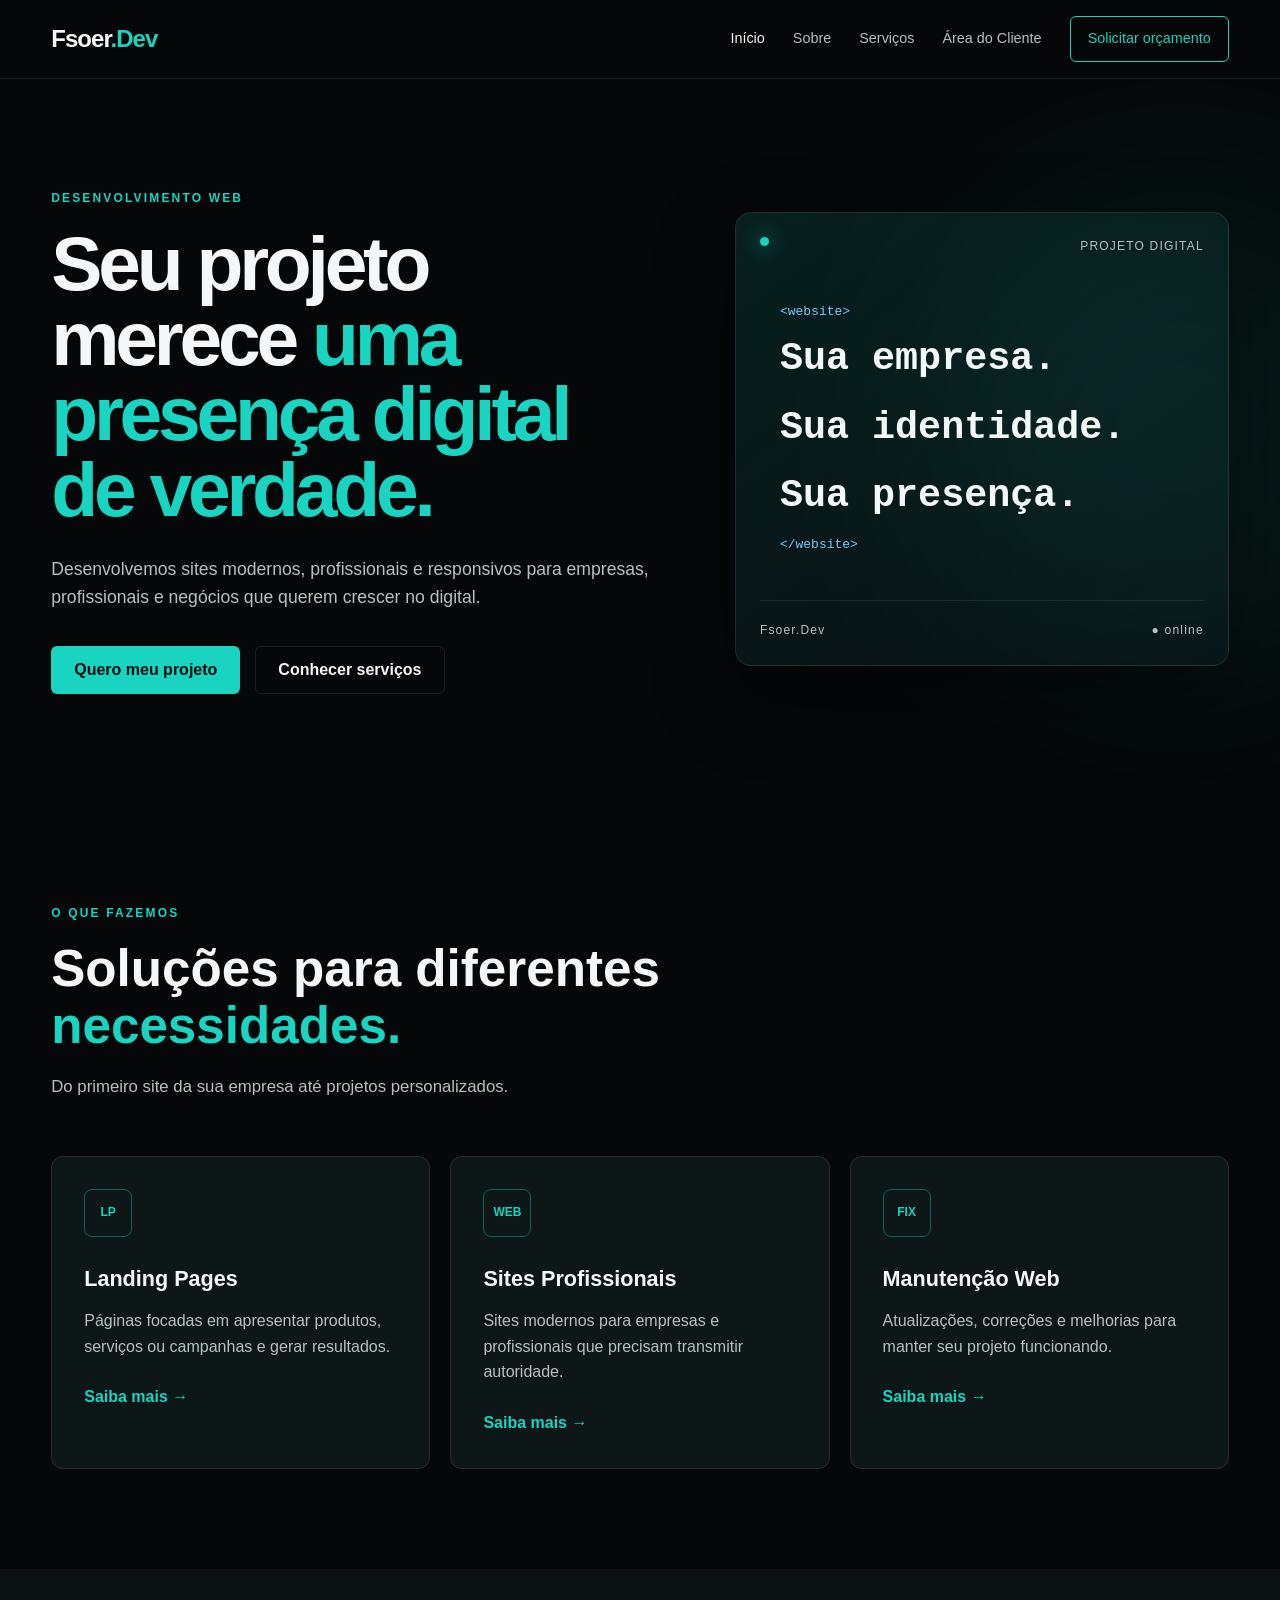
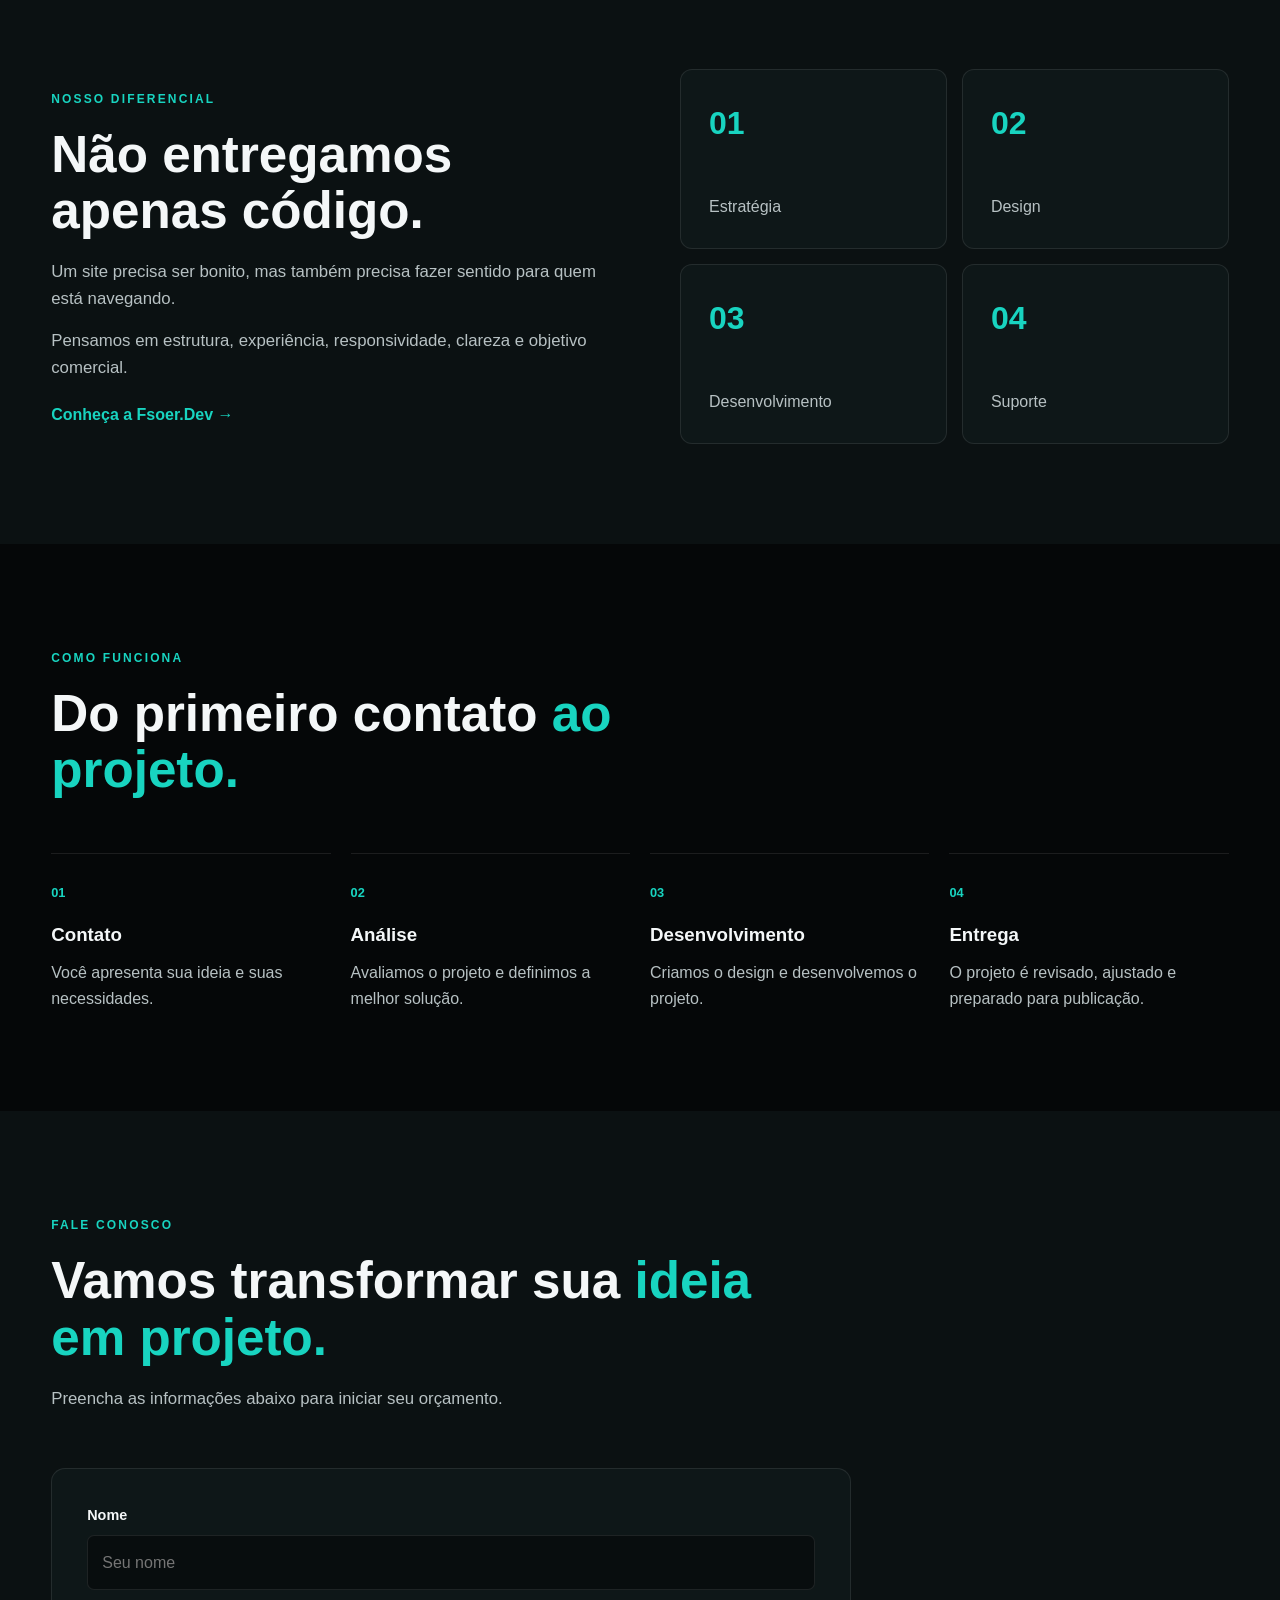
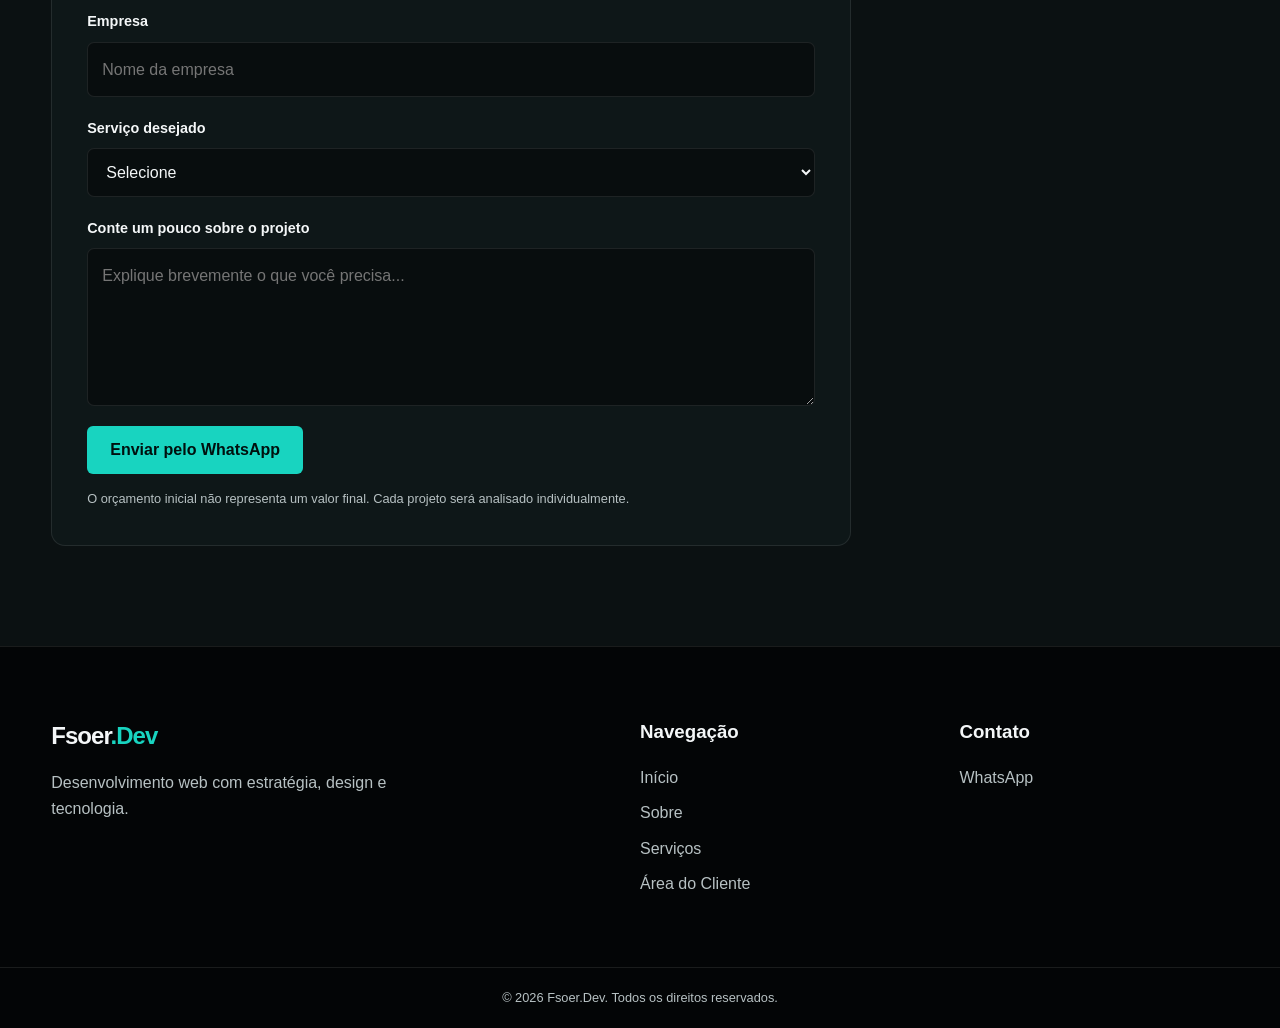
<file: index.html>
<!DOCTYPE html>
<html lang="pt-BR">

<head>

    <meta charset="UTF-8">

    <meta name="viewport" content="width=device-width, initial-scale=1.0">

    <meta name="description" content="Fsoer.Dev - Desenvolvimento de landing pages, sites institucionais, sites profissionais e manutenção web.">

    <title>Fsoer.Dev | Desenvolvimento Web</title>

    <link rel="stylesheet" href="css/style.css">

</head>

<body>

    <a class="skip-link" href="#conteudo">
        Pular para o conteúdo
    </a>

    <header class="header">

        <div class="container nav-container">

            <a href="index.html" class="logo">
                Fsoer<span>.Dev</span>
            </a>

            <button
                class="menu-toggle"
                aria-label="Abrir menu"
                aria-expanded="false"
                aria-controls="menu"
            >
                ☰
            </button>

            <nav class="nav" id="menu">

                <a href="index.html" class="active">Início</a>

                <a href="sobre.html">Sobre</a>

                <a href="servicos.html">Serviços</a>

                <a href="cliente.html">Área do Cliente</a>

                <a href="#orcamento" class="nav-button">
                    Solicitar orçamento
                </a>

            </nav>

        </div>

    </header>


    <main id="conteudo">

        <!-- HERO -->

        <section class="hero">

            <div class="hero-glow"></div>

            <div class="container hero-content">

                <div class="hero-text reveal">

                    <span class="eyebrow">
                        DESENVOLVIMENTO WEB
                    </span>

                    <h1>
                        Seu projeto merece
                        <span>uma presença digital de verdade.</span>
                    </h1>

                    <p>
                        Desenvolvemos sites modernos, profissionais e
                        responsivos para empresas, profissionais e
                        negócios que querem crescer no digital.
                    </p>

                    <div class="hero-buttons">

                        <a href="#orcamento" class="btn btn-primary">
                            Quero meu projeto
                        </a>

                        <a href="servicos.html" class="btn btn-secondary">
                            Conhecer serviços
                        </a>

                    </div>

                </div>


                <div class="hero-card reveal">

                    <div class="hero-card-top">

                        <span class="status-dot"></span>

                        <span>PROJETO DIGITAL</span>

                    </div>

                    <div class="code-window">

                        <span>&lt;website&gt;</span>

                        <strong>
                            Sua empresa.
                        </strong>

                        <strong>
                            Sua identidade.
                        </strong>

                        <strong>
                            Sua presença.
                        </strong>

                        <span>&lt;/website&gt;</span>

                    </div>

                    <div class="hero-card-footer">

                        <span>Fsoer.Dev</span>

                        <span>● online</span>

                    </div>

                </div>

            </div>

        </section>


        <!-- SERVIÇOS RESUMIDOS -->

        <section class="section">

            <div class="container">

                <div class="section-heading reveal">

                    <span class="eyebrow">
                        O QUE FAZEMOS
                    </span>

                    <h2>
                        Soluções para diferentes
                        <span>necessidades.</span>
                    </h2>

                    <p>
                        Do primeiro site da sua empresa até projetos
                        personalizados.
                    </p>

                </div>


                <div class="cards-grid">

                    <article class="service-card reveal">

                        <div class="card-icon">
                            LP
                        </div>

                        <h3>Landing Pages</h3>

                        <p>
                            Páginas focadas em apresentar produtos,
                            serviços ou campanhas e gerar resultados.
                        </p>

                        <a href="servicos.html">
                            Saiba mais →
                        </a>

                    </article>


                    <article class="service-card reveal">

                        <div class="card-icon">
                            WEB
                        </div>

                        <h3>Sites Profissionais</h3>

                        <p>
                            Sites modernos para empresas e profissionais
                            que precisam transmitir autoridade.
                        </p>

                        <a href="servicos.html">
                            Saiba mais →
                        </a>

                    </article>


                    <article class="service-card reveal">

                        <div class="card-icon">
                            FIX
                        </div>

                        <h3>Manutenção Web</h3>

                        <p>
                            Atualizações, correções e melhorias para
                            manter seu projeto funcionando.
                        </p>

                        <a href="servicos.html">
                            Saiba mais →
                        </a>

                    </article>

                </div>

            </div>

        </section>


        <!-- DIFERENCIAL -->

        <section class="section section-dark">

            <div class="container split-section">

                <div class="split-content reveal">

                    <span class="eyebrow">
                        NOSSO DIFERENCIAL
                    </span>

                    <h2>
                        Não entregamos apenas código.
                    </h2>

                    <p>
                        Um site precisa ser bonito, mas também precisa
                        fazer sentido para quem está navegando.
                    </p>

                    <p>
                        Pensamos em estrutura, experiência, responsividade,
                        clareza e objetivo comercial.
                    </p>

                    <a href="sobre.html" class="text-link">
                        Conheça a Fsoer.Dev →
                    </a>

                </div>


                <div class="stats-grid reveal">

                    <div class="stat-card">

                        <strong>01</strong>

                        <span>
                            Estratégia
                        </span>

                    </div>

                    <div class="stat-card">

                        <strong>02</strong>

                        <span>
                            Design
                        </span>

                    </div>

                    <div class="stat-card">

                        <strong>03</strong>

                        <span>
                            Desenvolvimento
                        </span>

                    </div>

                    <div class="stat-card">

                        <strong>04</strong>

                        <span>
                            Suporte
                        </span>

                    </div>

                </div>

            </div>

        </section>


        <!-- PROCESSO -->

        <section class="section">

            <div class="container">

                <div class="section-heading reveal">

                    <span class="eyebrow">
                        COMO FUNCIONA
                    </span>

                    <h2>
                        Do primeiro contato
                        <span>ao projeto.</span>
                    </h2>

                </div>


                <div class="process-grid">

                    <div class="process-item reveal">

                        <span>01</span>

                        <h3>Contato</h3>

                        <p>
                            Você apresenta sua ideia e suas necessidades.
                        </p>

                    </div>


                    <div class="process-item reveal">

                        <span>02</span>

                        <h3>Análise</h3>

                        <p>
                            Avaliamos o projeto e definimos a melhor solução.
                        </p>

                    </div>


                    <div class="process-item reveal">

                        <span>03</span>

                        <h3>Desenvolvimento</h3>

                        <p>
                            Criamos o design e desenvolvemos o projeto.
                        </p>

                    </div>


                    <div class="process-item reveal">

                        <span>04</span>

                        <h3>Entrega</h3>

                        <p>
                            O projeto é revisado, ajustado e preparado para publicação.
                        </p>

                    </div>

                </div>

            </div>

        </section>


        <!-- ORÇAMENTO -->

        <section class="section section-dark" id="orcamento">

            <div class="container">

                <div class="section-heading reveal">

                    <span class="eyebrow">
                        FALE CONOSCO
                    </span>

                    <h2>
                        Vamos transformar sua
                        <span>ideia em projeto.</span>
                    </h2>

                    <p>
                        Preencha as informações abaixo para iniciar
                        seu orçamento.
                    </p>

                </div>


                <form id="orcamento-form" class="budget-form reveal">

                    <div class="form-group">

                        <label for="nome">
                            Nome
                        </label>

                        <input
                            type="text"
                            id="nome"
                            name="nome"
                            placeholder="Seu nome"
                            required
                        >

                    </div>


                    <div class="form-group">

                        <label for="empresa">
                            Empresa
                        </label>

                        <input
                            type="text"
                            id="empresa"
                            name="empresa"
                            placeholder="Nome da empresa"
                        >

                    </div>


                    <div class="form-group">

                        <label for="servico">
                            Serviço desejado
                        </label>

                        <select id="servico" name="servico" required>

                            <option value="">
                                Selecione
                            </option>

                            <option value="Landing Page">
                                Landing Page
                            </option>

                            <option value="Site Institucional">
                                Site Institucional
                            </option>

                            <option value="Site Profissional">
                                Site Profissional
                            </option>

                            <option value="Manutenção Web">
                                Manutenção Web
                            </option>

                            <option value="Projeto Personalizado">
                                Projeto Personalizado
                            </option>

                        </select>

                    </div>


                    <div class="form-group">

                        <label for="descricao">
                            Conte um pouco sobre o projeto
                        </label>

                        <textarea
                            id="descricao"
                            name="descricao"
                            rows="5"
                            placeholder="Explique brevemente o que você precisa..."
                            required
                        ></textarea>

                    </div>


                    <button type="submit" class="btn btn-primary">
                        Enviar pelo WhatsApp
                    </button>

                    <p class="form-note">
                        O orçamento inicial não representa um valor final.
                        Cada projeto será analisado individualmente.
                    </p>

                </form>

            </div>

        </section>

    </main>


    <footer class="footer">

        <div class="container footer-grid">

            <div>

                <a href="index.html" class="logo">
                    Fsoer<span>.Dev</span>
                </a>

                <p>
                    Desenvolvimento web com estratégia,
                    design e tecnologia.
                </p>

            </div>


            <div>

                <h3>Navegação</h3>

                <a href="index.html">
                    Início
                </a>

                <a href="sobre.html">
                    Sobre
                </a>

                <a href="servicos.html">
                    Serviços
                </a>

                <a href="cliente.html">
                    Área do Cliente
                </a>

            </div>


            <div>

                <h3>Contato</h3>

                <a
                    href="https://wa.me/5527992629326"
                    target="_blank"
                    rel="noopener noreferrer"
                >
                    WhatsApp
                </a>

            </div>

        </div>


        <div class="footer-bottom">

            <p>
                © 2026 Fsoer.Dev. Todos os direitos reservados.
            </p>

        </div>

    </footer>


    <script src="js/script.js"></script>

</body>

</html>
</file>
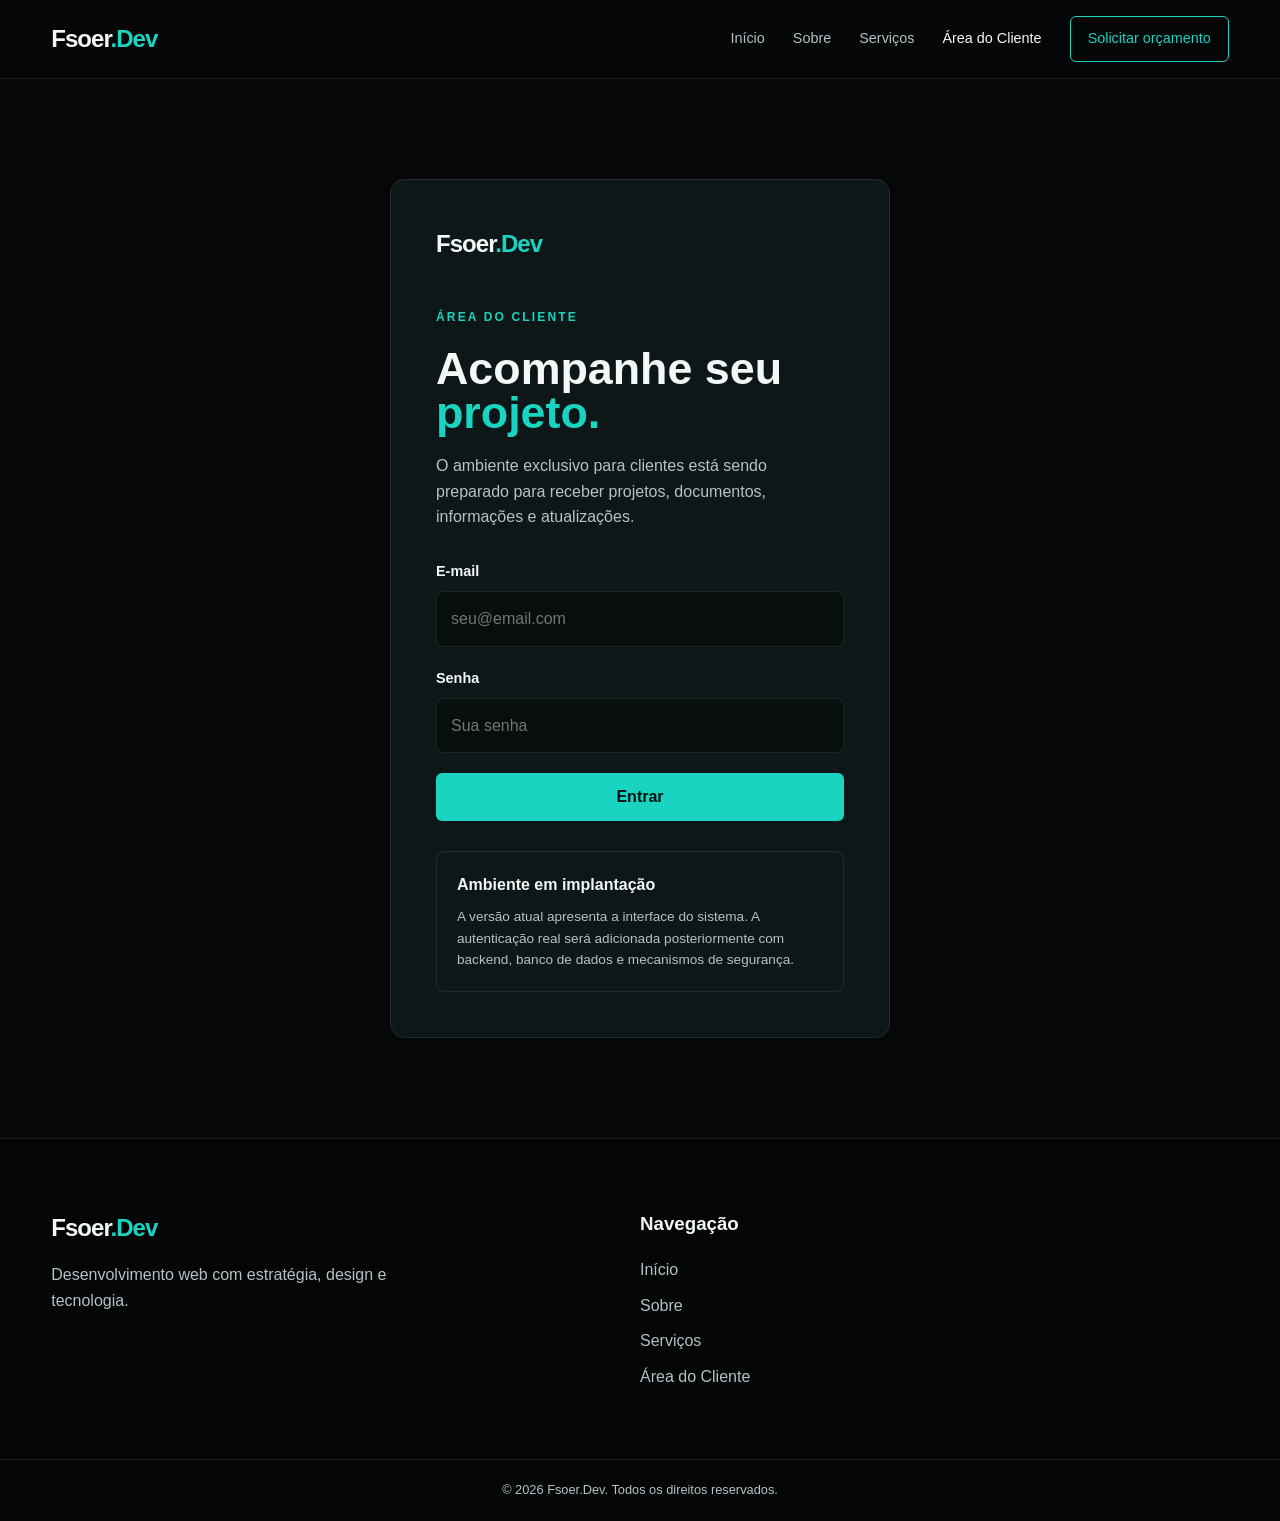
<file: cliente.html>
<!DOCTYPE html>
<html lang="pt-BR">

<head>

    <meta charset="UTF-8">

    <meta name="viewport" content="width=device-width, initial-scale=1.0">

    <meta name="description" content="Área do Cliente Fsoer.Dev.">

    <title>Área do Cliente | Fsoer.Dev</title>

    <link rel="stylesheet" href="css/style.css">

</head>

<body>

<a class="skip-link" href="#conteudo">
    Pular para o conteúdo
</a>

<header class="header">

    <div class="container nav-container">

        <a href="index.html" class="logo">
            Fsoer<span>.Dev</span>
        </a>

        <button
            class="menu-toggle"
            aria-label="Abrir menu"
            aria-expanded="false"
            aria-controls="menu"
        >
            ☰
        </button>

        <nav class="nav" id="menu">

            <a href="index.html">
                Início
            </a>

            <a href="sobre.html">
                Sobre
            </a>

            <a href="servicos.html">
                Serviços
            </a>

            <a href="cliente.html" class="active">
                Área do Cliente
            </a>

            <a href="index.html#orcamento" class="nav-button">
                Solicitar orçamento
            </a>

        </nav>

    </div>

</header>


<main id="conteudo">

    <section class="client-page">

        <div class="client-box reveal">

            <div class="client-logo">

                <a href="index.html" class="logo">
                    Fsoer<span>.Dev</span>
                </a>

            </div>

            <span class="eyebrow">
                ÁREA DO CLIENTE
            </span>

            <h1>
                Acompanhe seu
                <span>projeto.</span>
            </h1>

            <p>
                O ambiente exclusivo para clientes está sendo
                preparado para receber projetos, documentos,
                informações e atualizações.
            </p>


            <form id="login-form">

                <div class="form-group">

                    <label for="email">
                        E-mail
                    </label>

                    <input
                        type="email"
                        id="email"
                        placeholder="seu@email.com"
                        required
                    >

                </div>


                <div class="form-group">

                    <label for="senha">
                        Senha
                    </label>

                    <input
                        type="password"
                        id="senha"
                        placeholder="Sua senha"
                        required
                    >

                </div>


                <button type="submit" class="btn btn-primary">
                    Entrar
                </button>

            </form>


            <p id="login-message" class="login-message"></p>


            <div class="client-notice">

                <strong>
                    Ambiente em implantação
                </strong>

                <p>
                    A versão atual apresenta a interface do sistema.
                    A autenticação real será adicionada posteriormente
                    com backend, banco de dados e mecanismos de segurança.
                </p>

            </div>

        </div>

    </section>

</main>


<footer class="footer">

    <div class="container footer-grid">

        <div>

            <a href="index.html" class="logo">
                Fsoer<span>.Dev</span>
            </a>

            <p>
                Desenvolvimento web com estratégia,
                design e tecnologia.
            </p>

        </div>

        <div>

            <h3>Navegação</h3>

            <a href="index.html">
                Início
            </a>

            <a href="sobre.html">
                Sobre
            </a>

            <a href="servicos.html">
                Serviços
            </a>

            <a href="cliente.html">
                Área do Cliente
            </a>

        </div>

    </div>

    <div class="footer-bottom">

        <p>
            © 2026 Fsoer.Dev. Todos os direitos reservados.
        </p>

    </div>

</footer>


<script src="js/script.js"></script>

</body>

</html>
</file>
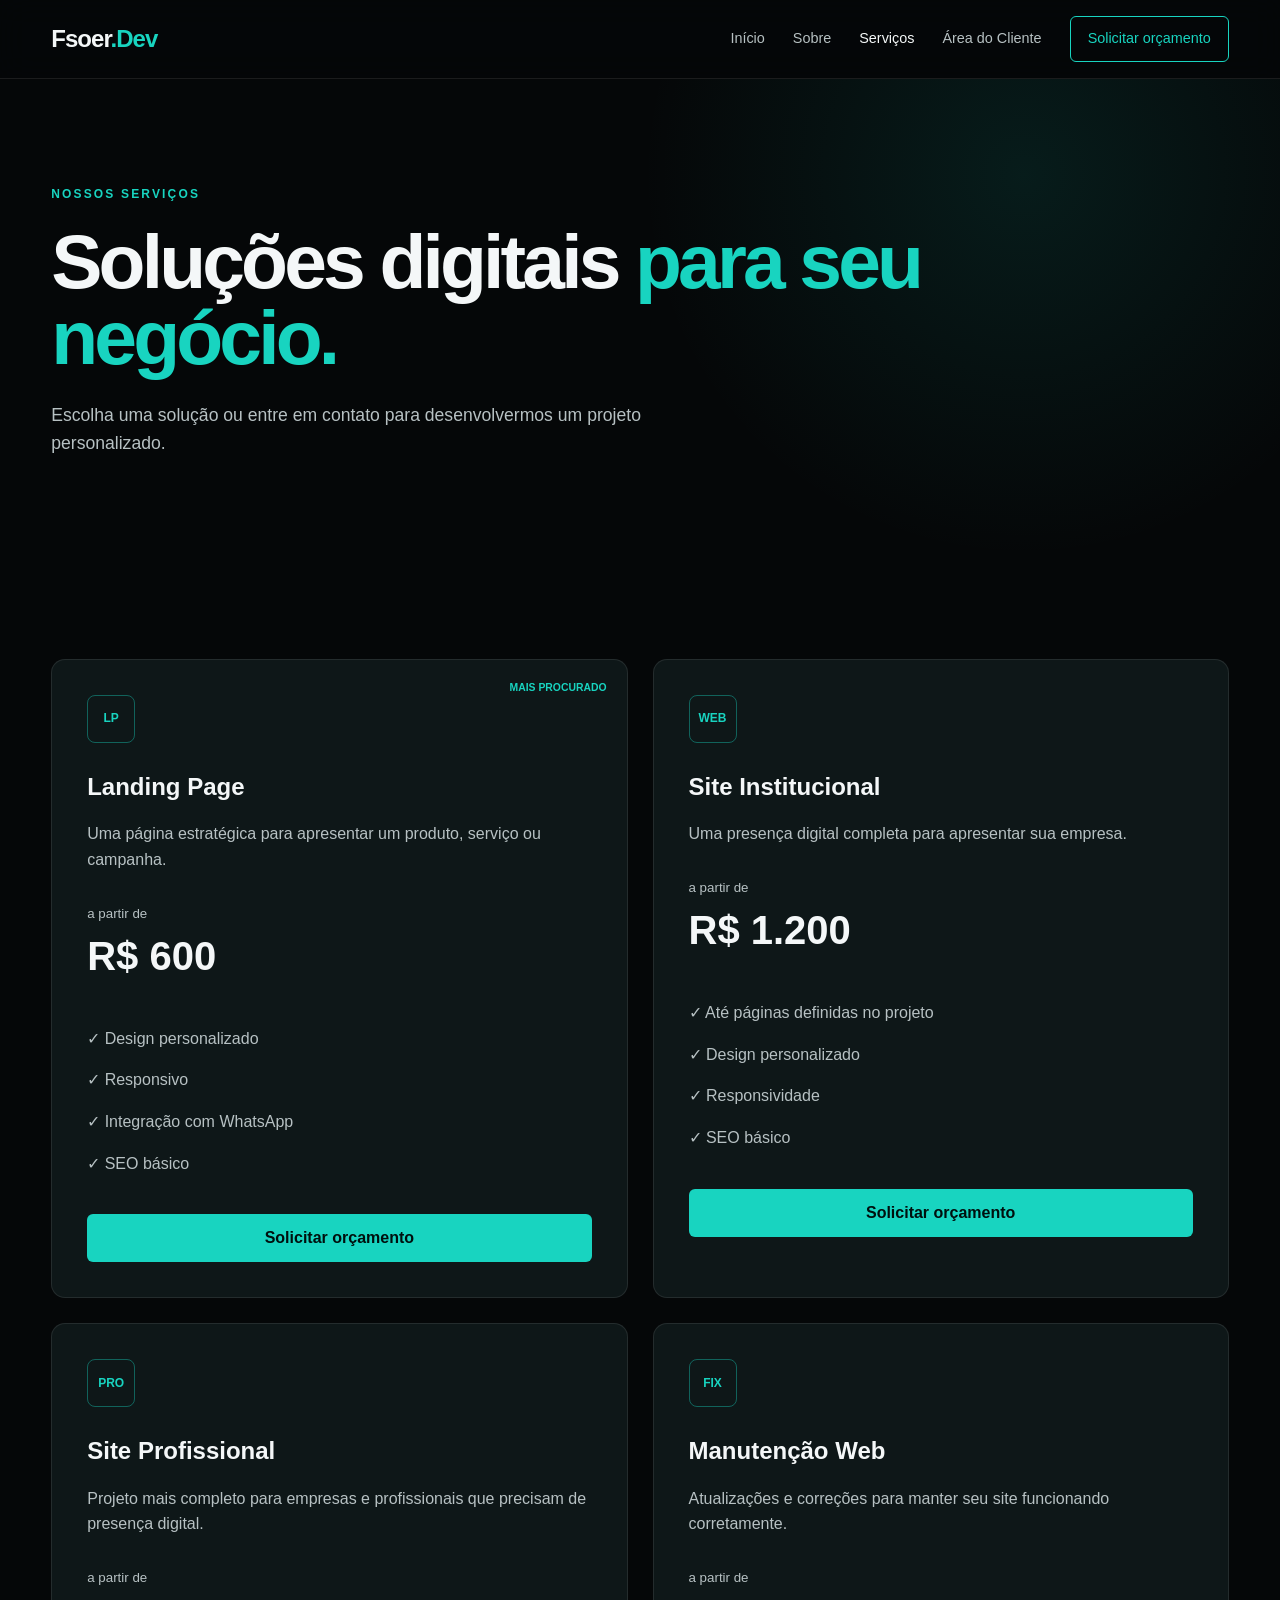
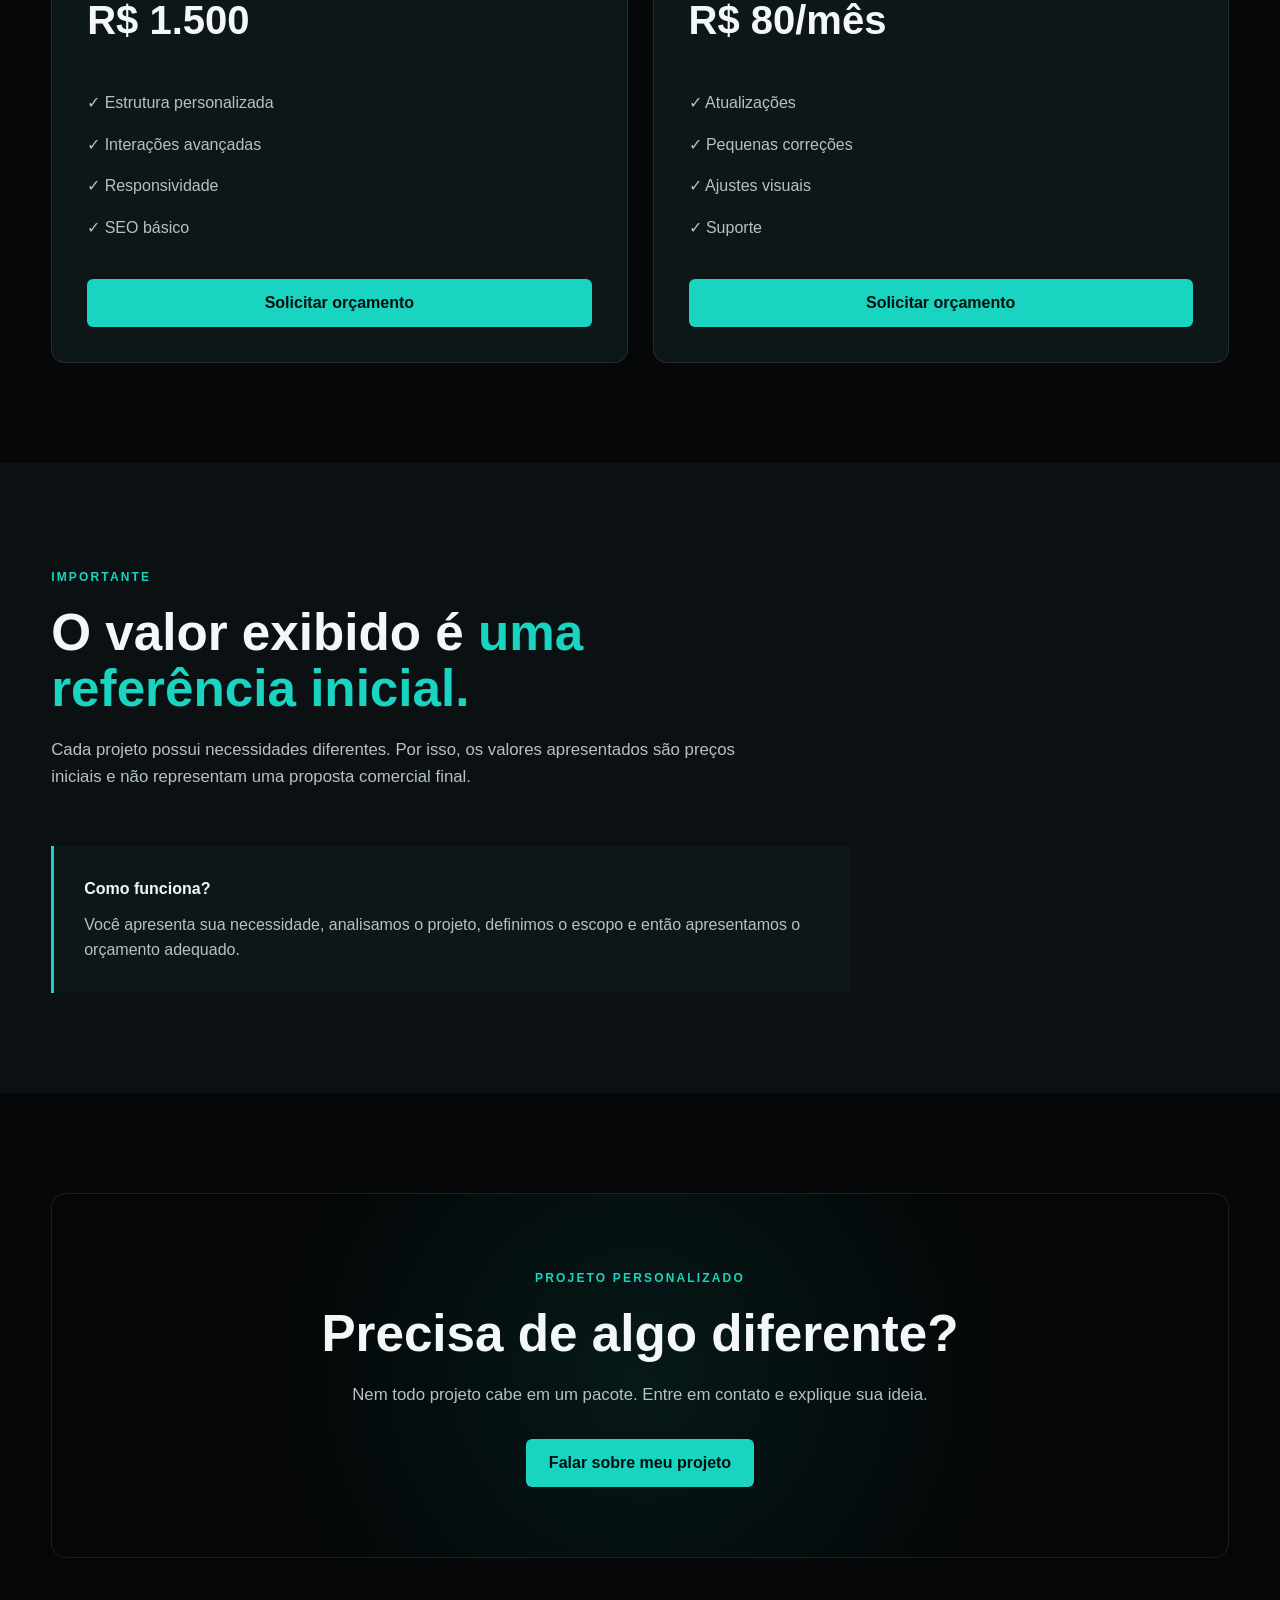
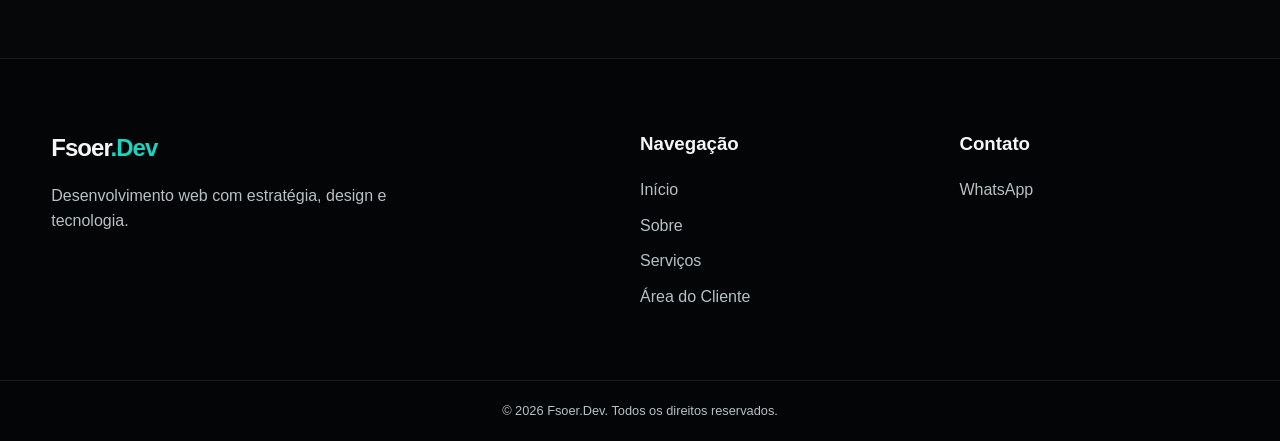
<file: servicos.html>
<!DOCTYPE html>
<html lang="pt-BR">

<head>

    <meta charset="UTF-8">

    <meta name="viewport" content="width=device-width, initial-scale=1.0">

    <meta name="description" content="Conheça os serviços de desenvolvimento web da Fsoer.Dev.">

    <title>Serviços | Fsoer.Dev</title>

    <link rel="stylesheet" href="css/style.css">

</head>

<body>

<a class="skip-link" href="#conteudo">
    Pular para o conteúdo
</a>

<header class="header">

    <div class="container nav-container">

        <a href="index.html" class="logo">
            Fsoer<span>.Dev</span>
        </a>

        <button
            class="menu-toggle"
            aria-label="Abrir menu"
            aria-expanded="false"
            aria-controls="menu"
        >
            ☰
        </button>

        <nav class="nav" id="menu">

            <a href="index.html">
                Início
            </a>

            <a href="sobre.html">
                Sobre
            </a>

            <a href="servicos.html" class="active">
                Serviços
            </a>

            <a href="cliente.html">
                Área do Cliente
            </a>

            <a href="index.html#orcamento" class="nav-button">
                Solicitar orçamento
            </a>

        </nav>

    </div>

</header>


<main id="conteudo">

    <section class="page-hero">

        <div class="container reveal">

            <span class="eyebrow">
                NOSSOS SERVIÇOS
            </span>

            <h1>
                Soluções digitais
                <span>para seu negócio.</span>
            </h1>

            <p>
                Escolha uma solução ou entre em contato para
                desenvolvermos um projeto personalizado.
            </p>

        </div>

    </section>


    <section class="section">

        <div class="container">

            <div class="pricing-grid">


                <article class="pricing-card reveal">

                    <span class="pricing-tag">
                        MAIS PROCURADO
                    </span>

                    <div class="card-icon">
                        LP
                    </div>

                    <h2>
                        Landing Page
                    </h2>

                    <p>
                        Uma página estratégica para apresentar
                        um produto, serviço ou campanha.
                    </p>

                    <div class="price">

                        <small>
                            a partir de
                        </small>

                        <strong>
                            R$ 600
                        </strong>

                    </div>

                    <ul>

                        <li>
                            ✓ Design personalizado
                        </li>

                        <li>
                            ✓ Responsivo
                        </li>

                        <li>
                            ✓ Integração com WhatsApp
                        </li>

                        <li>
                            ✓ SEO básico
                        </li>

                    </ul>

                    <a href="index.html#orcamento" class="btn btn-primary">
                        Solicitar orçamento
                    </a>

                </article>


                <article class="pricing-card reveal">

                    <div class="card-icon">
                        WEB
                    </div>

                    <h2>
                        Site Institucional
                    </h2>

                    <p>
                        Uma presença digital completa para
                        apresentar sua empresa.
                    </p>

                    <div class="price">

                        <small>
                            a partir de
                        </small>

                        <strong>
                            R$ 1.200
                        </strong>

                    </div>

                    <ul>

                        <li>
                            ✓ Até páginas definidas no projeto
                        </li>

                        <li>
                            ✓ Design personalizado
                        </li>

                        <li>
                            ✓ Responsividade
                        </li>

                        <li>
                            ✓ SEO básico
                        </li>

                    </ul>

                    <a href="index.html#orcamento" class="btn btn-primary">
                        Solicitar orçamento
                    </a>

                </article>


                <article class="pricing-card reveal">

                    <div class="card-icon">
                        PRO
                    </div>

                    <h2>
                        Site Profissional
                    </h2>

                    <p>
                        Projeto mais completo para empresas e
                        profissionais que precisam de presença digital.
                    </p>

                    <div class="price">

                        <small>
                            a partir de
                        </small>

                        <strong>
                            R$ 1.500
                        </strong>

                    </div>

                    <ul>

                        <li>
                            ✓ Estrutura personalizada
                        </li>

                        <li>
                            ✓ Interações avançadas
                        </li>

                        <li>
                            ✓ Responsividade
                        </li>

                        <li>
                            ✓ SEO básico
                        </li>

                    </ul>

                    <a href="index.html#orcamento" class="btn btn-primary">
                        Solicitar orçamento
                    </a>

                </article>


                <article class="pricing-card reveal">

                    <div class="card-icon">
                        FIX
                    </div>

                    <h2>
                        Manutenção Web
                    </h2>

                    <p>
                        Atualizações e correções para manter
                        seu site funcionando corretamente.
                    </p>

                    <div class="price">

                        <small>
                            a partir de
                        </small>

                        <strong>
                            R$ 80/mês
                        </strong>

                    </div>

                    <ul>

                        <li>
                            ✓ Atualizações
                        </li>

                        <li>
                            ✓ Pequenas correções
                        </li>

                        <li>
                            ✓ Ajustes visuais
                        </li>

                        <li>
                            ✓ Suporte
                        </li>

                    </ul>

                    <a href="index.html#orcamento" class="btn btn-primary">
                        Solicitar orçamento
                    </a>

                </article>

            </div>

        </div>

    </section>


    <section class="section section-dark">

        <div class="container">

            <div class="section-heading reveal">

                <span class="eyebrow">
                    IMPORTANTE
                </span>

                <h2>
                    O valor exibido é
                    <span>uma referência inicial.</span>
                </h2>

                <p>
                    Cada projeto possui necessidades diferentes.
                    Por isso, os valores apresentados são preços
                    iniciais e não representam uma proposta comercial final.
                </p>

            </div>


            <div class="info-box reveal">

                <strong>
                    Como funciona?
                </strong>

                <p>
                    Você apresenta sua necessidade, analisamos o projeto,
                    definimos o escopo e então apresentamos o orçamento
                    adequado.
                </p>

            </div>

        </div>

    </section>


    <section class="section">

        <div class="container cta-box reveal">

            <span class="eyebrow">
                PROJETO PERSONALIZADO
            </span>

            <h2>
                Precisa de algo diferente?
            </h2>

            <p>
                Nem todo projeto cabe em um pacote.
                Entre em contato e explique sua ideia.
            </p>

            <a href="index.html#orcamento" class="btn btn-primary">
                Falar sobre meu projeto
            </a>

        </div>

    </section>

</main>


<footer class="footer">

    <div class="container footer-grid">

        <div>

            <a href="index.html" class="logo">
                Fsoer<span>.Dev</span>
            </a>

            <p>
                Desenvolvimento web com estratégia,
                design e tecnologia.
            </p>

        </div>

        <div>

            <h3>Navegação</h3>

            <a href="index.html">
                Início
            </a>

            <a href="sobre.html">
                Sobre
            </a>

            <a href="servicos.html">
                Serviços
            </a>

            <a href="cliente.html">
                Área do Cliente
            </a>

        </div>

        <div>

            <h3>Contato</h3>

            <a
                href="https://wa.me/5527992629326"
                target="_blank"
                rel="noopener noreferrer"
            >
                WhatsApp
            </a>

        </div>

    </div>

    <div class="footer-bottom">

        <p>
            © 2026 Fsoer.Dev. Todos os direitos reservados.
        </p>

    </div>

</footer>


<script src="js/script.js"></script>

</body>

</html>
</file>
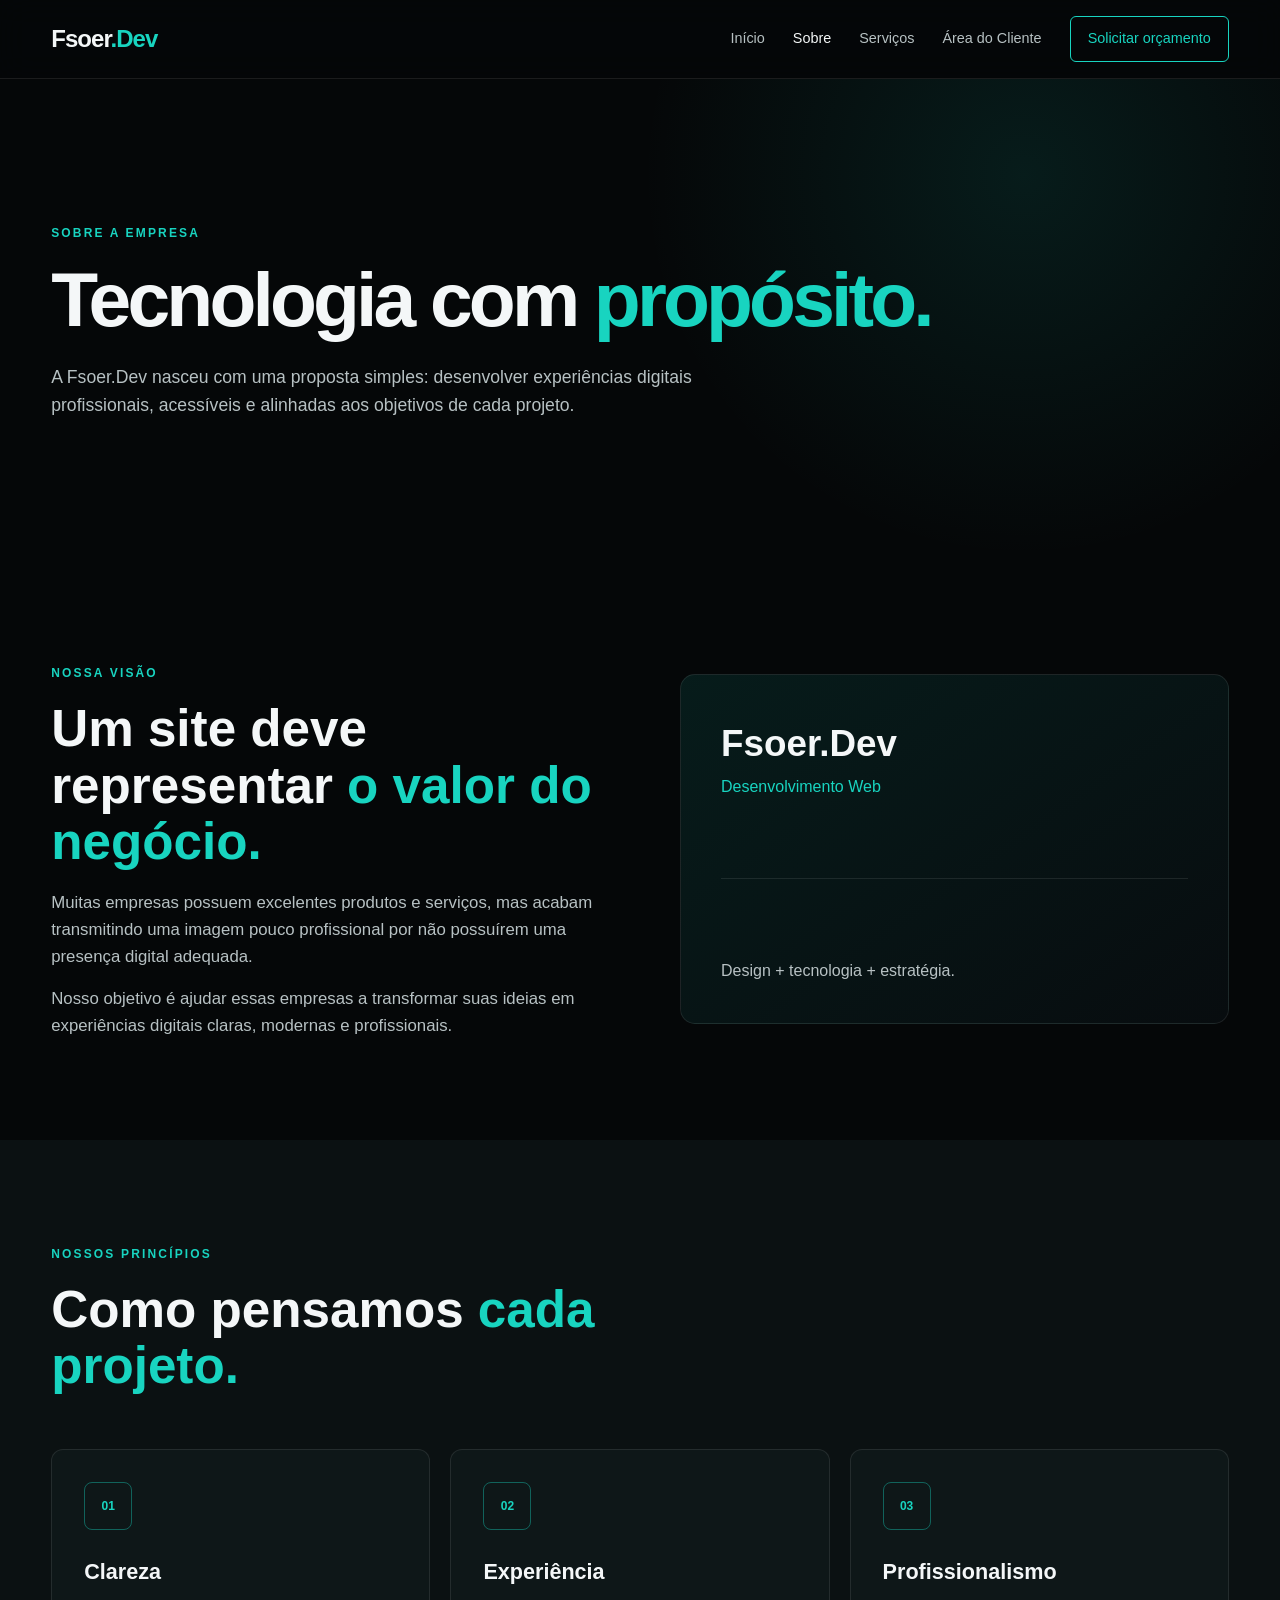
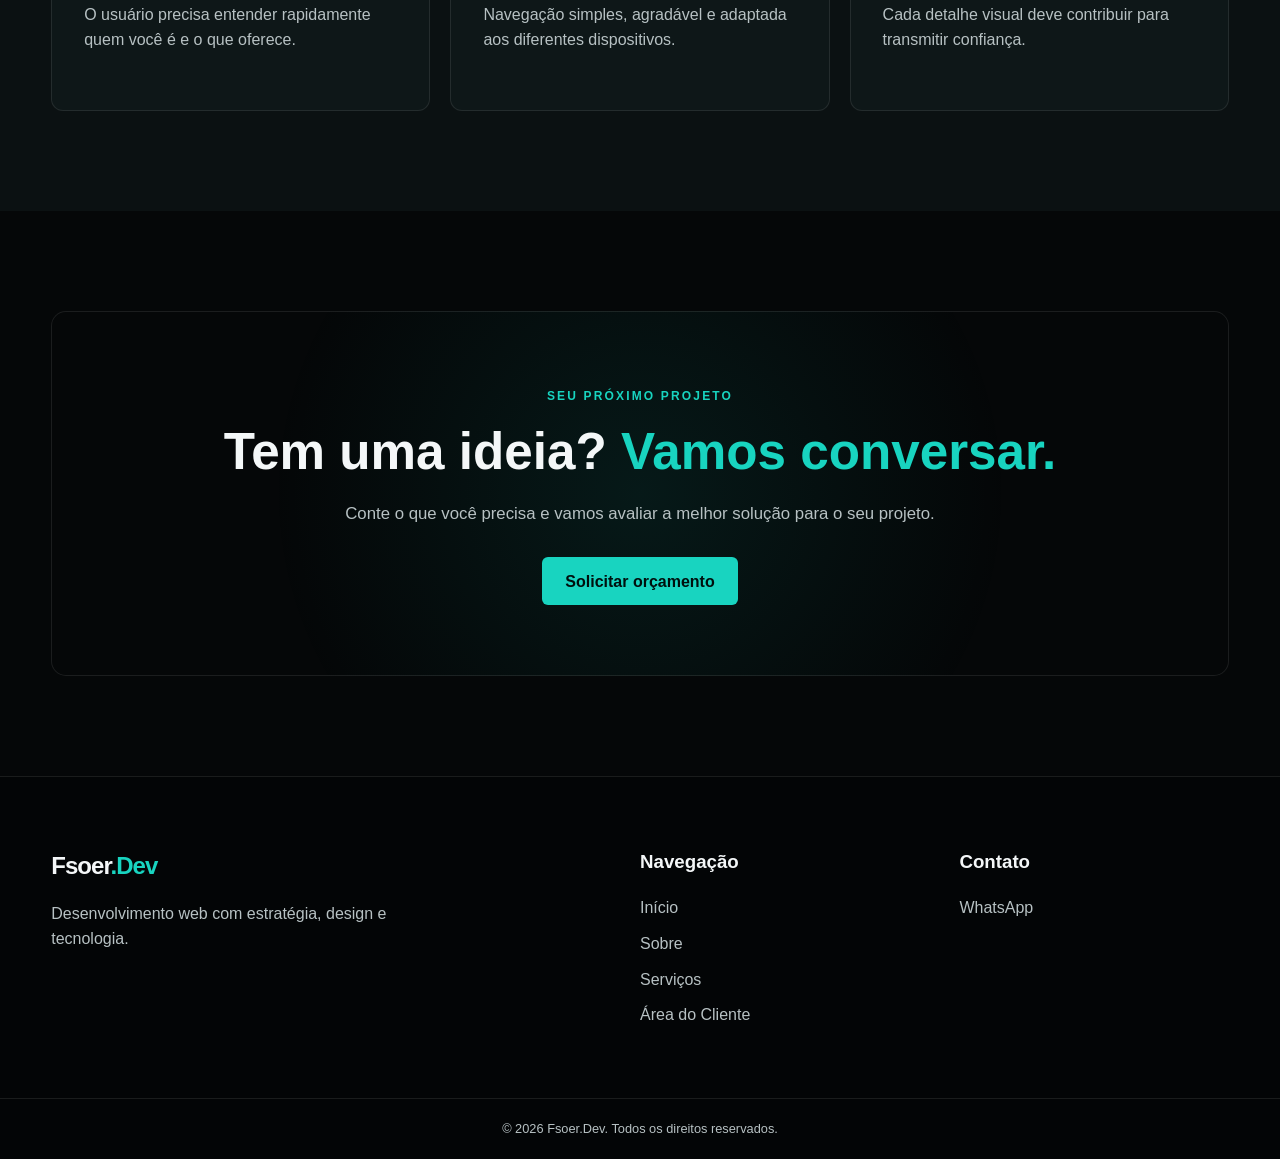
<file: sobre.html>
<!DOCTYPE html>
<html lang="pt-BR">

<head>

    <meta charset="UTF-8">

    <meta name="viewport" content="width=device-width, initial-scale=1.0">

    <meta name="description" content="Conheça a Fsoer.Dev e nossa proposta de desenvolvimento web.">

    <title>Sobre | Fsoer.Dev</title>

    <link rel="stylesheet" href="css/style.css">

</head>

<body>

<a class="skip-link" href="#conteudo">
    Pular para o conteúdo
</a>

<header class="header">

    <div class="container nav-container">

        <a href="index.html" class="logo">
            Fsoer<span>.Dev</span>
        </a>

        <button
            class="menu-toggle"
            aria-label="Abrir menu"
            aria-expanded="false"
            aria-controls="menu"
        >
            ☰
        </button>

        <nav class="nav" id="menu">

            <a href="index.html">
                Início
            </a>

            <a href="sobre.html" class="active">
                Sobre
            </a>

            <a href="servicos.html">
                Serviços
            </a>

            <a href="cliente.html">
                Área do Cliente
            </a>

            <a href="index.html#orcamento" class="nav-button">
                Solicitar orçamento
            </a>

        </nav>

    </div>

</header>


<main id="conteudo">

    <section class="page-hero">

        <div class="container reveal">

            <span class="eyebrow">
                SOBRE A EMPRESA
            </span>

            <h1>
                Tecnologia com
                <span>propósito.</span>
            </h1>

            <p>
                A Fsoer.Dev nasceu com uma proposta simples:
                desenvolver experiências digitais profissionais,
                acessíveis e alinhadas aos objetivos de cada projeto.
            </p>

        </div>

    </section>


    <section class="section">

        <div class="container split-section">

            <div class="split-content reveal">

                <span class="eyebrow">
                    NOSSA VISÃO
                </span>

                <h2>
                    Um site deve representar
                    <span>o valor do negócio.</span>
                </h2>

                <p>
                    Muitas empresas possuem excelentes produtos e serviços,
                    mas acabam transmitindo uma imagem pouco profissional
                    por não possuírem uma presença digital adequada.
                </p>

                <p>
                    Nosso objetivo é ajudar essas empresas a transformar
                    suas ideias em experiências digitais claras,
                    modernas e profissionais.
                </p>

            </div>


            <div class="about-panel reveal">

                <div>

                    <strong>
                        Fsoer.Dev
                    </strong>

                    <span>
                        Desenvolvimento Web
                    </span>

                </div>

                <div class="about-line"></div>

                <p>
                    Design + tecnologia + estratégia.
                </p>

            </div>

        </div>

    </section>


    <section class="section section-dark">

        <div class="container">

            <div class="section-heading reveal">

                <span class="eyebrow">
                    NOSSOS PRINCÍPIOS
                </span>

                <h2>
                    Como pensamos
                    <span>cada projeto.</span>
                </h2>

            </div>


            <div class="cards-grid">

                <article class="service-card reveal">

                    <div class="card-icon">
                        01
                    </div>

                    <h3>Clareza</h3>

                    <p>
                        O usuário precisa entender rapidamente
                        quem você é e o que oferece.
                    </p>

                </article>


                <article class="service-card reveal">

                    <div class="card-icon">
                        02
                    </div>

                    <h3>Experiência</h3>

                    <p>
                        Navegação simples, agradável e adaptada
                        aos diferentes dispositivos.
                    </p>

                </article>


                <article class="service-card reveal">

                    <div class="card-icon">
                        03
                    </div>

                    <h3>Profissionalismo</h3>

                    <p>
                        Cada detalhe visual deve contribuir
                        para transmitir confiança.
                    </p>

                </article>

            </div>

        </div>

    </section>


    <section class="section">

        <div class="container cta-box reveal">

            <span class="eyebrow">
                SEU PRÓXIMO PROJETO
            </span>

            <h2>
                Tem uma ideia?
                <span>Vamos conversar.</span>
            </h2>

            <p>
                Conte o que você precisa e vamos avaliar
                a melhor solução para o seu projeto.
            </p>

            <a href="index.html#orcamento" class="btn btn-primary">
                Solicitar orçamento
            </a>

        </div>

    </section>

</main>


<footer class="footer">

    <div class="container footer-grid">

        <div>

            <a href="index.html" class="logo">
                Fsoer<span>.Dev</span>
            </a>

            <p>
                Desenvolvimento web com estratégia,
                design e tecnologia.
            </p>

        </div>

        <div>

            <h3>Navegação</h3>

            <a href="index.html">
                Início
            </a>

            <a href="sobre.html">
                Sobre
            </a>

            <a href="servicos.html">
                Serviços
            </a>

            <a href="cliente.html">
                Área do Cliente
            </a>

        </div>

        <div>

            <h3>Contato</h3>

            <a
                href="https://wa.me/5527992629326"
                target="_blank"
                rel="noopener noreferrer"
            >
                WhatsApp
            </a>

        </div>

    </div>

    <div class="footer-bottom">

        <p>
            © 2026 Fsoer.Dev. Todos os direitos reservados.
        </p>

    </div>

</footer>


<script src="js/script.js"></script>

</body>

</html>
</file>
<file: css/style.css>
/* =========================================
   RESET
========================================= */

* {
    margin: 0;
    padding: 0;
    box-sizing: border-box;
}

html {
    scroll-behavior: smooth;
}

body {
    font-family: Arial, Helvetica, sans-serif;
    background: #050708;
    color: #f4f7f8;
    line-height: 1.6;
    overflow-x: hidden;
}

a {
    color: inherit;
    text-decoration: none;
}

button,
input,
textarea,
select {
    font: inherit;
}

img {
    max-width: 100%;
    display: block;
}


/* =========================================
   VARIÁVEIS
========================================= */

:root {

    --bg: #050708;

    --bg-soft: #0b1112;

    --bg-card: #0e1718;

    --teal: #18d4c0;

    --teal-dark: #0e8f83;

    --blue: #78c9ff;

    --white: #f4f7f8;

    --text: #b7c1c3;

    --border: rgba(255,255,255,0.09);

    --container: 1180px;

}


/* =========================================
   UTILITÁRIOS
========================================= */

.container {
    width: min(92%, var(--container));
    margin: 0 auto;
}

.section {
    padding: 100px 0;
}

.section-dark {
    background: var(--bg-soft);
}

.eyebrow {
    display: inline-block;
    margin-bottom: 18px;
    color: var(--teal);
    font-size: 0.75rem;
    font-weight: 700;
    letter-spacing: 0.18em;
}

.section-heading {
    max-width: 700px;
    margin-bottom: 55px;
}

.section-heading h2,
.split-content h2,
.cta-box h2 {
    font-size: clamp(2rem, 4vw, 3.5rem);
    line-height: 1.1;
    margin-bottom: 20px;
}

.section-heading h2 span,
.split-content h2 span,
.cta-box h2 span {
    color: var(--teal);
}

.section-heading p,
.split-content p,
.cta-box p {
    color: var(--text);
    font-size: 1.05rem;
}


/* =========================================
   ACESSIBILIDADE
========================================= */

.skip-link {
    position: fixed;
    top: -100px;
    left: 20px;
    z-index: 9999;
    background: var(--teal);
    color: #00100e;
    padding: 12px 18px;
    border-radius: 6px;
    font-weight: bold;
}

.skip-link:focus {
    top: 20px;
}

:focus-visible {
    outline: 2px solid var(--blue);
    outline-offset: 4px;
}


/* =========================================
   HEADER
========================================= */

.header {
    position: sticky;
    top: 0;
    z-index: 1000;
    background: rgba(5,7,8,0.88);
    backdrop-filter: blur(15px);
    border-bottom: 1px solid var(--border);
}

.nav-container {
    min-height: 78px;
    display: flex;
    align-items: center;
    justify-content: space-between;
}

.logo {
    font-size: 1.5rem;
    font-weight: 800;
    letter-spacing: -0.04em;
}

.logo span {
    color: var(--teal);
}

.nav {
    display: flex;
    align-items: center;
    gap: 28px;
}

.nav a {
    color: var(--text);
    font-size: 0.9rem;
    transition: 0.3s ease;
}

.nav a:hover,
.nav a.active {
    color: var(--white);
}

.nav-button {
    padding: 10px 17px;
    border: 1px solid var(--teal);
    border-radius: 6px;
    color: var(--teal) !important;
}

.nav-button:hover {
    background: var(--teal);
    color: #00100e !important;
}

.menu-toggle {
    display: none;
    border: 0;
    background: transparent;
    color: var(--white);
    font-size: 1.7rem;
    cursor: pointer;
}


/* =========================================
   HERO
========================================= */

.hero {
    min-height: 720px;
    display: flex;
    align-items: center;
    position: relative;
    overflow: hidden;
}

.hero-glow {
    position: absolute;
    width: 500px;
    height: 500px;
    right: -150px;
    top: 100px;
    background: var(--teal);
    opacity: 0.08;
    filter: blur(100px);
    border-radius: 50%;
}

.hero-content {
    display: grid;
    grid-template-columns: 1.1fr 0.9fr;
    gap: 80px;
    align-items: center;
}

.hero-text {
    max-width: 700px;
}

.hero h1 {
    font-size: clamp(2.8rem, 6vw, 5.5rem);
    line-height: 0.98;
    letter-spacing: -0.055em;
    margin-bottom: 28px;
}

.hero h1 span {
    color: var(--teal);
}

.hero p {
    color: var(--text);
    font-size: 1.1rem;
    max-width: 620px;
    margin-bottom: 35px;
}

.hero-buttons {
    display: flex;
    gap: 15px;
    flex-wrap: wrap;
}


/* =========================================
   BOTÕES
========================================= */

.btn {
    display: inline-flex;
    justify-content: center;
    align-items: center;
    min-height: 48px;
    padding: 0 22px;
    border-radius: 6px;
    border: 1px solid transparent;
    font-weight: 700;
    cursor: pointer;
    transition: 0.3s ease;
}

.btn-primary {
    background: var(--teal);
    color: #00100e;
}

.btn-primary:hover {
    transform: translateY(-3px);
    box-shadow: 0 12px 35px rgba(24,212,192,0.2);
}

.btn-secondary {
    border-color: var(--border);
    color: var(--white);
}

.btn-secondary:hover {
    border-color: var(--teal);
    color: var(--teal);
}

.text-link {
    display: inline-block;
    margin-top: 20px;
    color: var(--teal);
    font-weight: 700;
}


/* =========================================
   HERO CARD
========================================= */

.hero-card {
    background: linear-gradient(
        145deg,
        rgba(24,212,192,0.12),
        rgba(120,201,255,0.04)
    );
    border: 1px solid var(--border);
    padding: 24px;
    border-radius: 16px;
    box-shadow: 0 30px 80px rgba(0,0,0,0.35);
}

.hero-card-top,
.hero-card-footer {
    display: flex;
    justify-content: space-between;
    color: var(--text);
    font-size: 0.75rem;
    letter-spacing: 0.1em;
}

.status-dot {
    width: 9px;
    height: 9px;
    background: var(--teal);
    border-radius: 50%;
    box-shadow: 0 0 20px var(--teal);
}

.code-window {
    min-height: 320px;
    padding: 45px 20px;
    display: flex;
    flex-direction: column;
    justify-content: center;
    gap: 7px;
    font-family: monospace;
}

.code-window span {
    color: var(--blue);
}

.code-window strong {
    font-size: clamp(1.5rem, 3vw, 2.5rem);
}

.hero-card-footer {
    padding-top: 20px;
    border-top: 1px solid var(--border);
}


/* =========================================
   CARDS
========================================= */

.cards-grid {
    display: grid;
    grid-template-columns: repeat(3, 1fr);
    gap: 20px;
}

.service-card {
    padding: 32px;
    background: var(--bg-card);
    border: 1px solid var(--border);
    border-radius: 12px;
    transition: 0.35s ease;
}

.service-card:hover {
    transform: translateY(-8px);
    border-color: rgba(24,212,192,0.4);
}

.card-icon {
    width: 48px;
    height: 48px;
    display: flex;
    align-items: center;
    justify-content: center;
    margin-bottom: 25px;
    border: 1px solid rgba(24,212,192,0.4);
    color: var(--teal);
    font-size: 0.75rem;
    font-weight: 800;
    border-radius: 8px;
}

.service-card h3 {
    margin-bottom: 12px;
    font-size: 1.35rem;
}

.service-card p {
    color: var(--text);
    margin-bottom: 25px;
}

.service-card a {
    color: var(--teal);
    font-weight: 700;
}


/* =========================================
   SPLIT
========================================= */

.split-section {
    display: grid;
    grid-template-columns: 1fr 1fr;
    gap: 80px;
    align-items: center;
}

.split-content {
    max-width: 650px;
}

.split-content p + p {
    margin-top: 15px;
}

.stats-grid {
    display: grid;
    grid-template-columns: repeat(2, 1fr);
    gap: 15px;
}

.stat-card {
    min-height: 180px;
    padding: 28px;
    background: var(--bg-card);
    border: 1px solid var(--border);
    border-radius: 12px;
    display: flex;
    flex-direction: column;
    justify-content: space-between;
}

.stat-card strong {
    color: var(--teal);
    font-size: 2rem;
}

.stat-card span {
    color: var(--text);
}


/* =========================================
   PROCESSO
========================================= */

.process-grid {
    display: grid;
    grid-template-columns: repeat(4, 1fr);
    gap: 20px;
}

.process-item {
    border-top: 1px solid var(--border);
    padding-top: 25px;
}

.process-item span {
    color: var(--teal);
    font-size: 0.8rem;
    font-weight: 700;
}

.process-item h3 {
    margin: 15px 0 10px;
}

.process-item p {
    color: var(--text);
}


/* =========================================
   FORMULÁRIO
========================================= */

.budget-form {
    max-width: 800px;
    padding: 35px;
    background: var(--bg-card);
    border: 1px solid var(--border);
    border-radius: 14px;
}

.form-group {
    display: flex;
    flex-direction: column;
    gap: 8px;
    margin-bottom: 20px;
}

.form-group label {
    font-size: 0.9rem;
    font-weight: 700;
}

.form-group input,
.form-group textarea,
.form-group select {
    width: 100%;
    border: 1px solid var(--border);
    background: #080d0e;
    color: var(--white);
    padding: 14px;
    border-radius: 7px;
    outline: none;
    transition: 0.3s ease;
}

.form-group input:focus,
.form-group textarea:focus,
.form-group select:focus {
    border-color: var(--teal);
}

.form-group textarea {
    resize: vertical;
}

.form-note {
    margin-top: 15px;
    color: var(--text);
    font-size: 0.8rem;
}


/* =========================================
   PÁGINAS INTERNAS
========================================= */

.page-hero {
    min-height: 480px;
    display: flex;
    align-items: center;
    background:
        radial-gradient(
            circle at 80% 20%,
            rgba(24,212,192,0.1),
            transparent 35%
        );
}

.page-hero h1 {
    max-width: 900px;
    font-size: clamp(3rem, 6vw, 5.5rem);
    line-height: 1;
    letter-spacing: -0.05em;
    margin-bottom: 25px;
}

.page-hero h1 span {
    color: var(--teal);
}

.page-hero p {
    max-width: 700px;
    color: var(--text);
    font-size: 1.1rem;
}


/* =========================================
   ABOUT
========================================= */

.about-panel {
    min-height: 350px;
    padding: 40px;
    border: 1px solid var(--border);
    border-radius: 15px;
    background:
        linear-gradient(
            145deg,
            rgba(24,212,192,0.1),
            rgba(120,201,255,0.03)
        );
    display: flex;
    flex-direction: column;
    justify-content: space-between;
}

.about-panel strong {
    display: block;
    font-size: 2.3rem;
}

.about-panel span {
    color: var(--teal);
}

.about-line {
    width: 100%;
    height: 1px;
    background: var(--border);
}

.about-panel p {
    color: var(--text);
}


/* =========================================
   PREÇOS
========================================= */

.pricing-grid {
    display: grid;
    grid-template-columns: repeat(2, 1fr);
    gap: 25px;
}

.pricing-card {
    position: relative;
    padding: 35px;
    background: var(--bg-card);
    border: 1px solid var(--border);
    border-radius: 14px;
    transition: 0.35s ease;
}

.pricing-card:hover {
    transform: translateY(-6px);
    border-color: rgba(24,212,192,0.35);
}

.pricing-card h2 {
    margin-bottom: 15px;
}

.pricing-card > p {
    color: var(--text);
}

.pricing-tag {
    position: absolute;
    top: 20px;
    right: 20px;
    color: var(--teal);
    font-size: 0.65rem;
    font-weight: 800;
}

.price {
    margin: 30px 0;
}

.price small {
    display: block;
    color: var(--text);
}

.price strong {
    font-size: 2.5rem;
}

.pricing-card ul {
    list-style: none;
    margin-bottom: 30px;
}

.pricing-card li {
    padding: 8px 0;
    color: var(--text);
}

.pricing-card .btn {
    width: 100%;
}

.info-box {
    max-width: 800px;
    padding: 30px;
    border-left: 3px solid var(--teal);
    background: var(--bg-card);
}

.info-box strong {
    display: block;
    margin-bottom: 10px;
}

.info-box p {
    color: var(--text);
}


/* =========================================
   CTA
========================================= */

.cta-box {
    padding: 70px 40px;
    text-align: center;
    border: 1px solid var(--border);
    border-radius: 15px;
    background:
        radial-gradient(
            circle at center,
            rgba(24,212,192,0.09),
            transparent 60%
        );
}

.cta-box p {
    max-width: 650px;
    margin: 0 auto 30px;
}


/* =========================================
   ÁREA DO CLIENTE
========================================= */

.client-page {
    min-height: calc(100vh - 78px);
    padding: 100px 20px;
    display: flex;
    align-items: center;
    justify-content: center;
}

.client-box {
    width: min(100%, 500px);
    padding: 45px;
    background: var(--bg-card);
    border: 1px solid var(--border);
    border-radius: 15px;
}

.client-logo {
    margin-bottom: 40px;
}

.client-box h1 {
    font-size: 2.8rem;
    line-height: 1;
    margin-bottom: 18px;
}

.client-box h1 span {
    color: var(--teal);
}

.client-box > p {
    color: var(--text);
    margin-bottom: 30px;
}

.client-box form {
    margin-top: 30px;
}

.client-box .btn {
    width: 100%;
}

.login-message {
    margin-top: 20px;
    color: var(--teal) !important;
    font-size: 0.9rem;
}

.client-notice {
    margin-top: 30px;
    padding: 20px;
    border: 1px solid var(--border);
    border-radius: 8px;
}

.client-notice strong {
    display: block;
    margin-bottom: 8px;
}

.client-notice p {
    color: var(--text);
    font-size: 0.85rem;
}


/* =========================================
   FOOTER
========================================= */

.footer {
    padding-top: 70px;
    background: #030506;
    border-top: 1px solid var(--border);
}

.footer-grid {
    display: grid;
    grid-template-columns: 2fr 1fr 1fr;
    gap: 50px;
    padding-bottom: 60px;
}

.footer-grid > div > p {
    max-width: 400px;
    color: var(--text);
    margin-top: 15px;
}

.footer-grid h3 {
    margin-bottom: 18px;
}

.footer-grid a:not(.logo) {
    display: block;
    color: var(--text);
    margin-bottom: 10px;
}

.footer-grid a:not(.logo):hover {
    color: var(--teal);
}

.footer-bottom {
    padding: 20px;
    border-top: 1px solid var(--border);
    text-align: center;
}

.footer-bottom p {
    color: var(--text);
    font-size: 0.8rem;
}


/* =========================================
   ANIMAÇÕES
========================================= */

.reveal {
    opacity: 0;
    transform: translateY(30px);
    transition:
        opacity 0.8s ease,
        transform 0.8s ease;
}

.reveal.visible {
    opacity: 1;
    transform: translateY(0);
}


/* =========================================
   RESPONSIVIDADE
========================================= */

@media (max-width: 900px) {

    .hero-content,
    .split-section {
        grid-template-columns: 1fr;
    }

    .hero {
        padding: 80px 0;
    }

    .hero-card {
        max-width: 650px;
    }

    .cards-grid {
        grid-template-columns: repeat(2, 1fr);
    }

    .process-grid {
        grid-template-columns: repeat(2, 1fr);
    }

    .pricing-grid {
        grid-template-columns: 1fr;
    }

    .footer-grid {
        grid-template-columns: 1fr 1fr;
    }

}


@media (max-width: 700px) {

    .section {
        padding: 75px 0;
    }

    .menu-toggle {
        display: block;
    }

    .nav {
        position: absolute;
        top: 78px;
        left: 0;
        width: 100%;
        padding: 25px;
        background: #050708;
        border-bottom: 1px solid var(--border);

        display: none;
        flex-direction: column;
        align-items: stretch;
        gap: 15px;
    }

    .nav.open {
        display: flex;
    }

    .nav-button {
        text-align: center;
    }

    .cards-grid,
    .process-grid,
    .stats-grid,
    .footer-grid {
        grid-template-columns: 1fr;
    }

    .hero h1 {
        font-size: clamp(2.7rem, 14vw, 4rem);
    }

    .hero-card {
        padding: 18px;
    }

    .code-window {
        min-height: 250px;
    }

    .budget-form,
    .client-box {
        padding: 25px;
    }

    .page-hero {
        min-height: 420px;
    }

    .page-hero h1 {
        font-size: clamp(2.7rem, 13vw, 4rem);
    }

}


@media (prefers-reduced-motion: reduce) {

    html {
        scroll-behavior: auto;
    }

    *,
    *::before,
    *::after {
        animation-duration: 0.01ms !important;
        animation-iteration-count: 1 !important;
        transition-duration: 0.01ms !important;
    }

}
</file>
